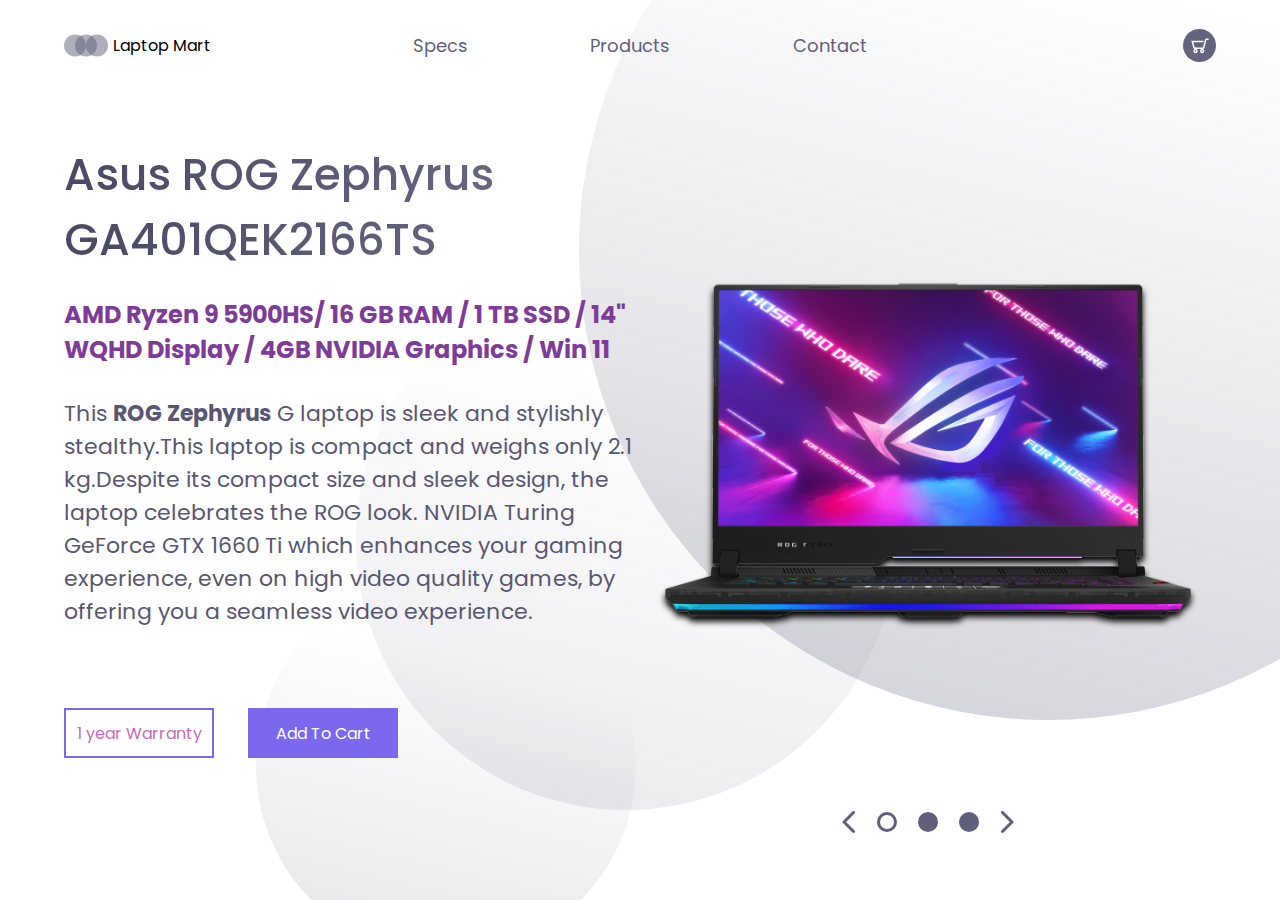
<file: index.html>
<!DOCTYPE html>
<html lang="en">
	<head>
		<meta charset="UTF-8" />
		<meta name="viewport" content="width=device-width, initial-scale=1.0" />
		<meta http-equiv="X-UA-Compatible" content="ie=edge" />
		<link
			href="https://fonts.googleapis.com/css?family=Poppins:400,500&display=swap"
			rel="stylesheet"
		/>
		<link rel="stylesheet" href="./style.css" />
		<title>Landing Page</title>
	</head>
	<body>
		<header>
			<div class="logo-container">
				<img src="./img/logo.svg" alt="logo" />
				<h4 class="logo">Laptop Mart</h4>
			</div>
			<nav>
				<ul class="nav-links">
					<li><a class="nav-link" href="#">Specs</a></li>
					<li><a class="nav-link" href="#">Products</a></li>
					<li><a class="nav-link" href="#">Contact</a></li>
				</ul>
			</nav>
			<div class="cart">
				<img src="./img/cart.svg" alt="cart" />
			</div>
		</header>

		<main>
			<section class="presentation">
				<div class="introduction">
					<div class="intro-text">
						<h1>Asus ROG Zephyrus GA401QEK2166TS </h1>
                        <br>
                        <h2 style="color:#7D3C98 ;">AMD Ryzen 9 5900HS/ 16 GB RAM / 1 TB SSD / 14" WQHD Display / 4GB NVIDIA Graphics / Win 11</h2><br>
<p>This     <b>ROG Zephyrus</b>
  G laptop is sleek and stylishly stealthy.This laptop is compact and weighs only 2.1 kg.Despite its compact size and sleek design, the laptop celebrates the ROG look.  NVIDIA Turing GeForce GTX 1660 Ti which enhances your gaming experience, even on high video quality games, by offering you a seamless video experience.</p>
					</div>
					<div class="cta">
						<button class="cta-select">1 year Warranty</button>
						<button class="cta-add">Add To Cart</button>
					</div>
				</div>
				<div class="cover">
					<img src="./img/rog.png" alt="Gamming Laptop" />
				</div>
			</section>

			<div class="laptop-select">
				<img src="./img/arrow-left.svg" alt="" />
				<img src="./img/dot.svg" alt="" />
				<img src="./img/dot-full.svg" alt="" />
				<img src="./img/dot-full.svg" alt="" />
				<img src="./img/arrow-right.svg" alt="" />
			</div>

			<img class="big-circle" src="./img/big-eclipse.svg" alt="" />
			<img class="medium-circle" src="./img/mid-eclipse.svg" alt="" />
			<img class="small-circle" src="./img/small-eclipse.svg" alt="" />
		</main>
	</body>
</html>
</file>
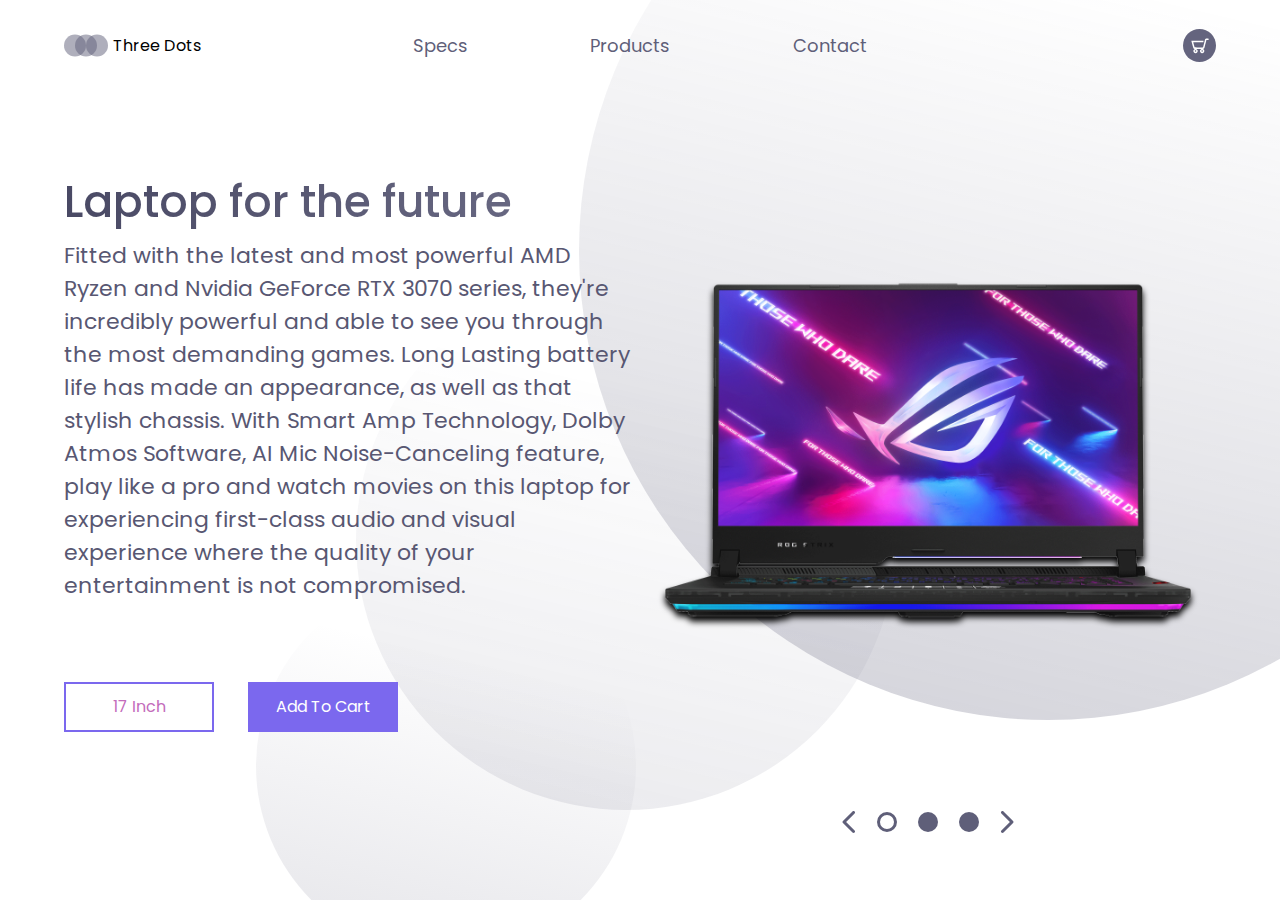
<file: page1.html>
<!DOCTYPE html>
<html lang="en">
	<head>
		<meta charset="UTF-8" />
		<meta name="viewport" content="width=device-width, initial-scale=1.0" />
		<meta http-equiv="X-UA-Compatible" content="ie=edge" />
		<link
			href="https://fonts.googleapis.com/css?family=Poppins:400,500&display=swap"
			rel="stylesheet"
		/>
		<link rel="stylesheet" href="./style.css" />
		<title>Landing Page</title>
	</head>
	<body>
		<header>
			<div class="logo-container">
				<img src="./img/logo.svg" alt="logo" />
				<h4 class="logo">Three Dots</h4>
			</div>
			<nav>
				<ul class="nav-links">
					<li><a class="nav-link" href="#">Specs</a></li>
					<li><a class="nav-link" href="#">Products</a></li>
					<li><a class="nav-link" href="#">Contact</a></li>
				</ul>
			</nav>
			<div class="cart">
				<img src="./img/cart.svg" alt="cart" />
			</div>
		</header>

		<main>
			<section class="presentation">
				<div class="introduction">
					<div class="intro-text">
						<h1>Laptop for the future</h1>
						<p>
Fitted with the latest and most powerful AMD Ryzen and Nvidia GeForce RTX 3070 series, they're incredibly
 powerful and able to see you through the most demanding games. 
Long Lasting battery life has made an appearance, as well as that stylish chassis. 
With Smart Amp Technology, Dolby Atmos Software, AI Mic Noise-Canceling feature, play like a pro and 
watch movies on this laptop for experiencing first-class audio and visual experience where the quality of your 
entertainment is not compromised.
						</p>
					</div>
					<div class="cta">
						<button class="cta-select">17 Inch</button>
						<button class="cta-add">Add To Cart</button>
					</div>
				</div>
				<div class="cover">
					<img src="./img/rog.png" alt="Gamming Laptop" />
				</div>
			</section>

			<div class="laptop-select">
				<img src="./img/arrow-left.svg" alt="" />
				<img src="./img/dot.svg" alt="" />
				<img src="./img/dot-full.svg" alt="" />
				<img src="./img/dot-full.svg" alt="" />
				<img src="./img/arrow-right.svg" alt="" />
			</div>

			<img class="big-circle" src="./img/big-eclipse.svg" alt="" />
			<img class="medium-circle" src="./img/mid-eclipse.svg" alt="" />
			<img class="small-circle" src="./img/small-eclipse.svg" alt="" />
		</main>
	</body>
</html>
</file>
<file: style.css>
* {
	margin: 0px;
	padding: 0px;
	box-sizing: border-box;
}

body {
	font-family: 'Poppins', sans-serif;
}
button {
	font-family: 'Poppins', sans-serif;
}

header {
	display: flex;
	width: 90%;
	height: 10vh;
	margin: auto;
	align-items: center;
}

.logo-container,
.nav-links,
.cart {
	display: flex;
}

.logo-container {
	flex: 1;
}
.logo {
	font-weight: 400;
	margin: 5px;
}
nav {
	flex: 2;
}


.nav-links {
	justify-content: space-around;
	list-style: none;
}
.nav-link {
	color: #5f5f79;
	font-size: 18px;
	text-decoration: none;
}
.cart {
	flex: 1;
	justify-content: flex-end;
}

.presentation {
	display: flex;
	width: 90%;
	margin: auto;
	min-height: 80vh;
	align-items: center;
}
.introduction {
	flex: 1;
}
.intro-text h1 {
	font-size: 44px;
	font-weight: 500;
	background: linear-gradient(to right, #494964, #6f6f89);
	-webkit-background-clip: text;
	-webkit-text-fill-color: transparent;
}
.intro-text p {
	margin-top: 5px;
	font-size: 22px;
	color: #585772;
}
.cta {
	padding: 50px 0px 0px 0px;
}
.cta-select {
	border: 2px solid #7B68EE;
	background: transparent;
	color: #c36cbb;
	width: 150px;
	height: 50px;
	cursor: pointer;
	font-size: 16px;
}
.cta-add {
	background: #7B68EE;
	width: 150px;
	height: 50px;
	cursor: pointer;
	font-size: 16px;
	border: none;
	color: white;
	margin: 30px 0px 0px 30px;
}

.cover {
	flex: 1;
	display: flex;
	justify-content: center;
	height: 60vh;
}
.cover img {
	height: 100%;
	filter: drop-shadow(0px 5px 3px black);
	animation: drop 1.5s ease;
}

.big-circle {
	position: absolute;
	top: 0px;
	right: 0px;
	z-index: -1;
	opacity: 0.5;
	height: 80%;
}
.medium-circle {
	position: absolute;
	top: 30%;
	right: 30%;
	z-index: -1;
	height: 60%;
	opacity: 0.4;
}
.small-circle {
	position: absolute;
	bottom: 0%;
	left: 20%;
	z-index: -1;
}

.laptop-select {
	width: 15%;
	display: flex;
	justify-content: space-around;
	position: absolute;
	right: 20%;
}

@keyframes drop {
	0% {
		opacity: 0;
		transform: translateY(-80px);
	}
	100% {
		opacity: 1;
		transform: translateY(0px);
	}
}

@media screen and (max-width: 1024px) {
	.presentation {
		flex-direction: column;
	}
	.introduction {
		margin-top: 5vh;
		text-align: center;
	}
	.intro-text h1 {
		font-size: 30px;
	}
	.intro-text p {
		font-size: 18px;
	}
	.cta {
		padding: 10px 0px 0px 0px;
	}
	.laptop-select {
		bottom: 5%;
		right: 50%;
		width: 50%;
		transform: translate(50%, 5%);
	}
	.cover img {
		height: 80%;
	}
	.small-circle,
	.medium-circle,
	.big-circle {
		opacity: 0.2;
	}
}
</file>
